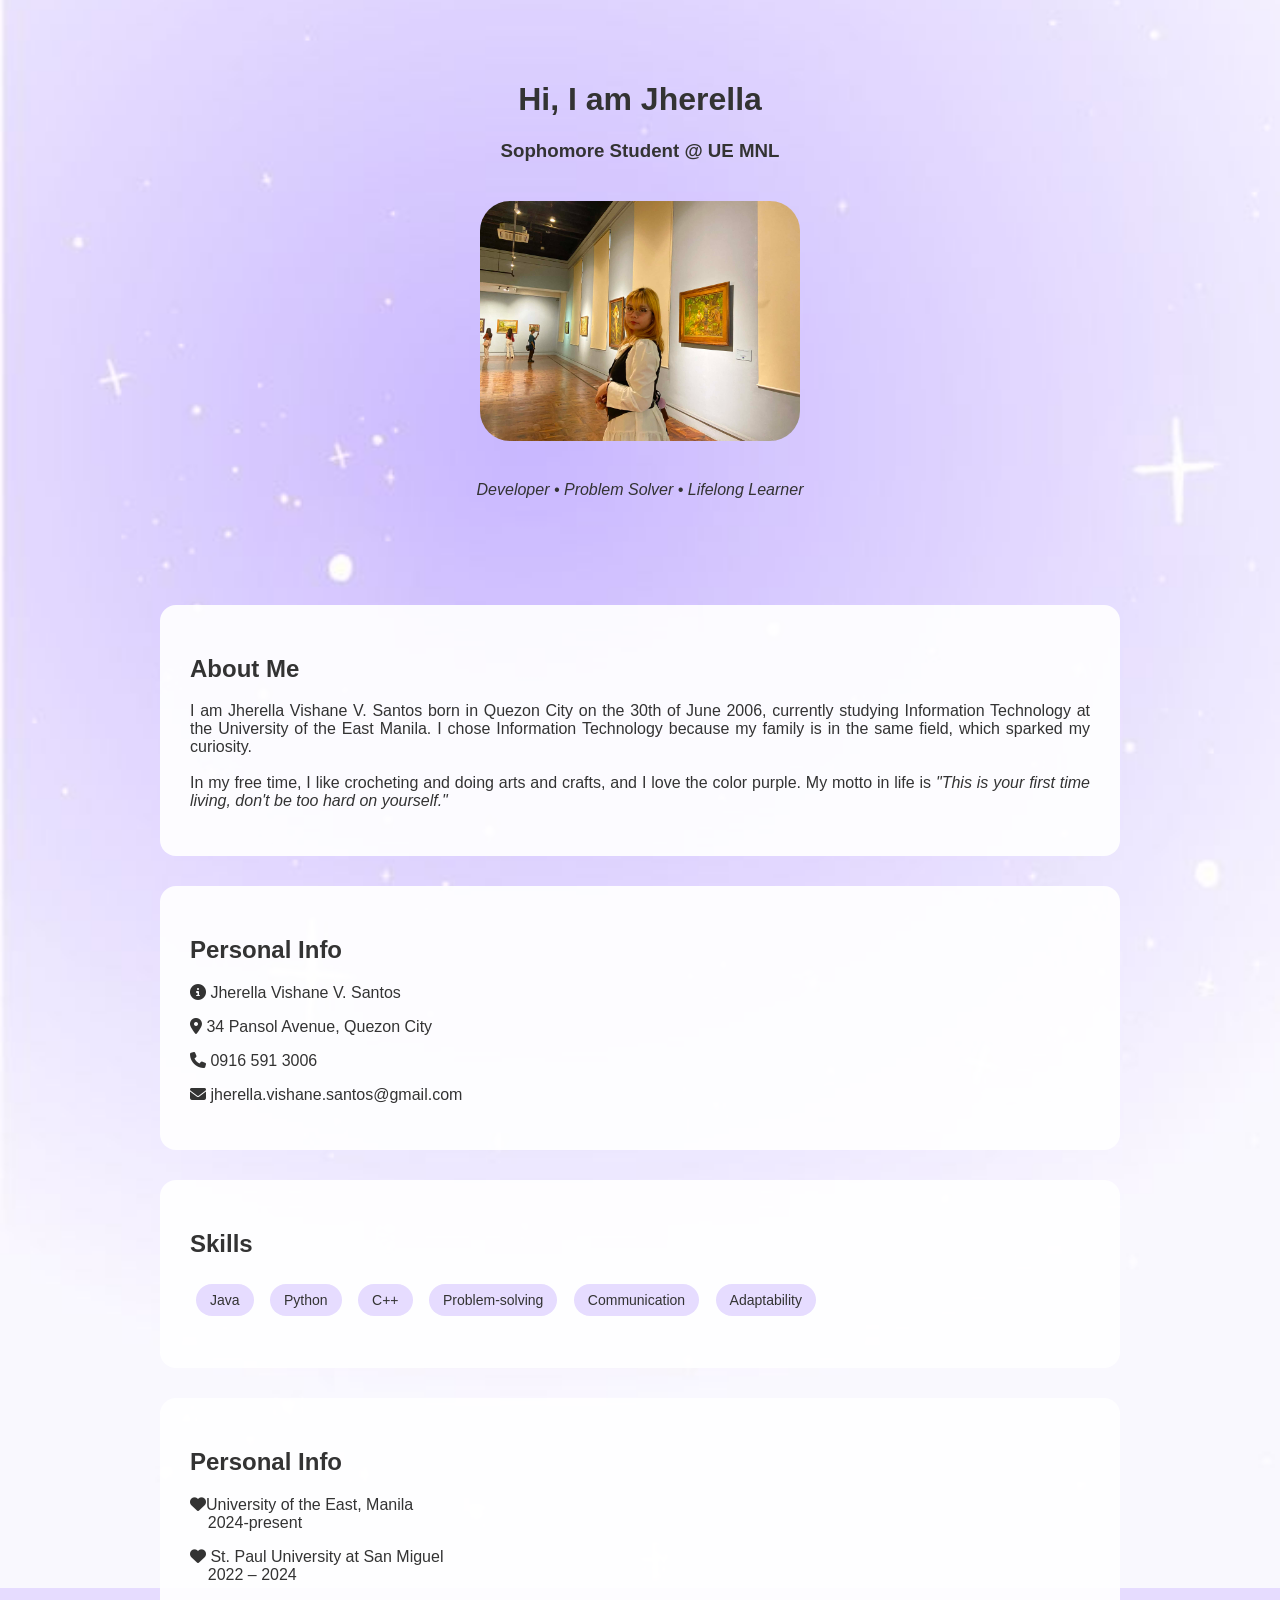
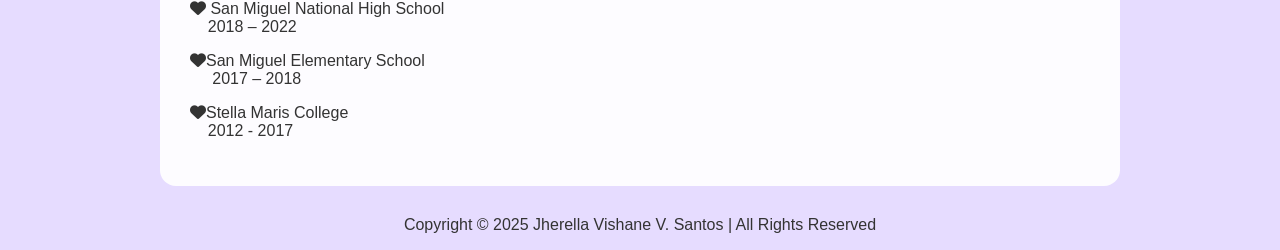
<file: Developers_Page.html>
<!DOCTYPE html>
<html lang="en">
<head>
  <meta charset="UTF-8">
  <meta name="viewport" content="width=device-width, initial-scale=1.0">
  <title>Jherella’s Developer Page</title>
  <link rel="stylesheet" href="https://cdnjs.cloudflare.com/ajax/libs/font-awesome/6.5.1/css/all.min.css">

  <style>
    body {
      margin: 0;
      font-family: Arial, Helvetica, sans-serif;
      background-image: url('aback.jpg');
      background-size: cover;
      background-position: center;
      background-repeat: no-repeat;
      background-attachment: fixed;
      background-color: #e6dcff;
      color: #333;
    }

    header {
      text-align: center;
      padding: 60px 20px;
    }

    header img {
      width: 320px;
      border-radius: 30px;
      margin: 20px 0;
    }

    div {
      background: rgba(255, 255, 255, 0.92);
      max-width: 900px;
      margin: 30px auto;
      padding: 30px;
      border-radius: 16px;
    }

    ul {
      list-style: none;
      padding: 0;
    }

    ul li {
      display: inline-block;
      background: #e6dcff;
      padding: 8px 14px;
      border-radius: 20px;
      margin: 6px;
      font-size: 14px;
    }

    article p {
      text-align: justify;
    }

  </style>
</head>

<body>
  <header>
    <h1>Hi, I am Jherella</h1>
    <h3>Sophomore Student @ UE MNL</h3>

    <img src="mememe.jfif" alt="Jherella">

    <p><i>Developer • Problem Solver • Lifelong Learner</i></p>
  </header>

  <div>
    <h2>About Me</h2>

    <article>
      <p>
        I am Jherella Vishane V. Santos born in Quezon City on the 30th of June 2006, currently studying Information Technology at the University of the East Manila. I chose Information Technology because my family is in the same field, which sparked my curiosity. 
        <br><br>
        In my free time, I like crocheting and doing arts and crafts, and I love the color purple. My motto in life is <i>"This is your first time living, don't be too hard on yourself."</i>
    </p>
    </article>
</div>
  <div>
    <h2>Personal Info</h2>

    <p><i class="fa-solid fa-circle-info"></i> Jherella Vishane V. Santos</p>
    <p><i class="fa-solid fa-location-dot"></i> 34 Pansol Avenue, Quezon City</p>
    <p><i class="fa-solid fa-phone"></i> 0916 591 3006</p>
    <p><i class="fa-solid fa-envelope"></i> jherella.vishane.santos@gmail.com</p>
  </div>

  <div>
    <h2>Skills</h2>

    <ul>
      <li>Java</li>
      <li>Python</li>
      <li>C++</li>
      <li>Problem-solving</li>
      <li>Communication</li>
      <li>Adaptability</li>
    </ul>
</div>

    <div>
    <h2>Personal Info</h2>

    <p><i class="fa-notdog fa-solid fa-heart"></i>University of the East, Manila<br>&nbsp;&nbsp;&nbsp;&nbsp;2024-present</p>
    <p><i class="fa-notdog fa-solid fa-heart"></i> St. Paul University at San Miguel <br> &nbsp;&nbsp;&nbsp;&nbsp;2022 – 2024</p>
    <p><i class="fa-notdog fa-solid fa-heart"></i> San Miguel National High School <br>&nbsp;&nbsp;&nbsp;&nbsp;2018 – 2022 </p>
    <p><i class="fa-notdog fa-solid fa-heart"></i>San Miguel Elementary School <br>&nbsp;&nbsp;&nbsp;&nbsp; 2017 – 2018</p>
    <p><i class="fa-notdog fa-solid fa-heart"></i>Stella Maris College<br>&nbsp;&nbsp;&nbsp;&nbsp;2012 - 2017 
</p>
  </div>

</body>

<footer>
    <p style="text-align: center;">Copyright &copy 2025 Jherella Vishane V. Santos | All Rights Reserved </p>
</footer>
</html>
</file>
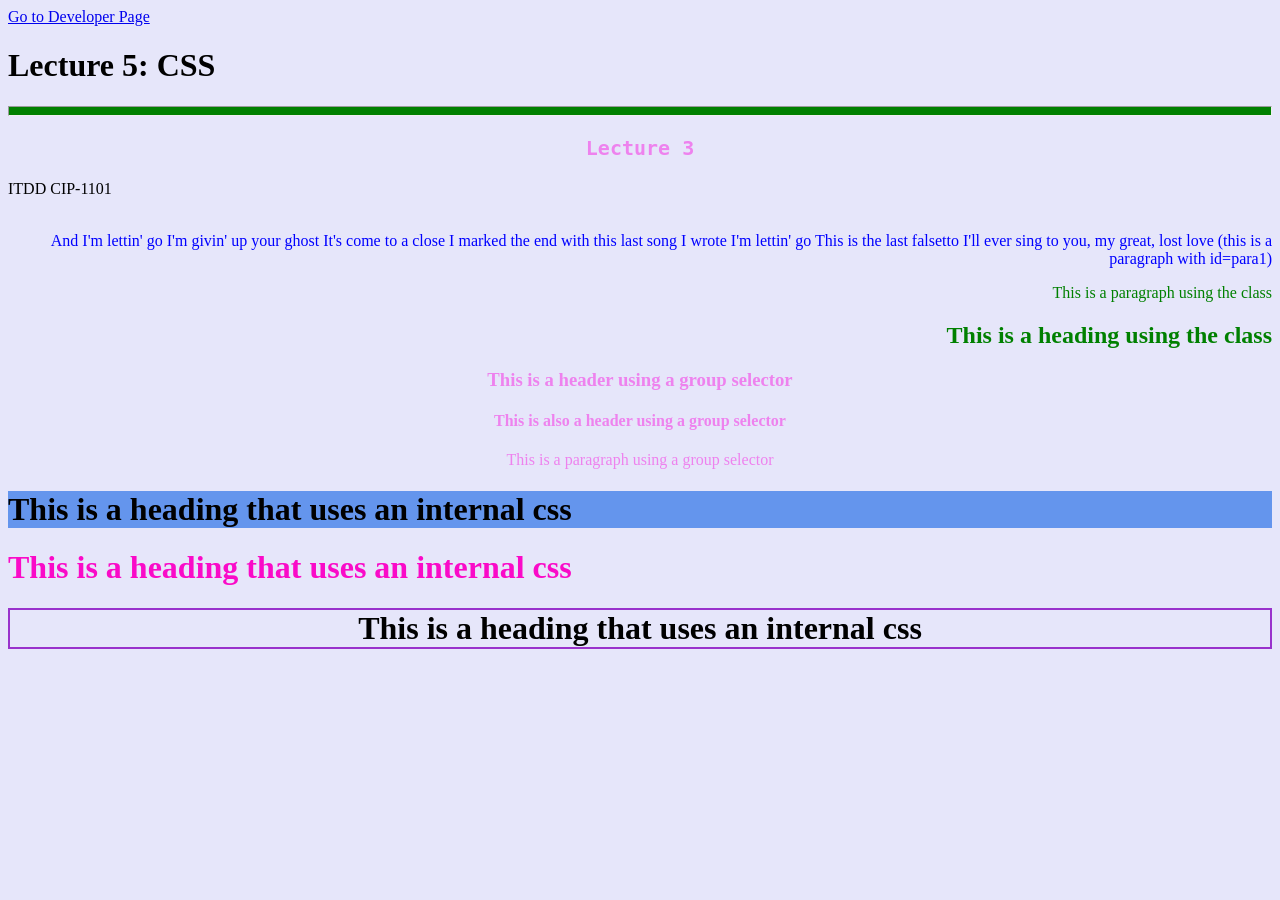
<file: lect5.html>
<!DOCTYPE html>
<html lang="en">
<head>
    <meta charset="UTF-8">
    <title>Document</title>
    <link rel="stylesheet" href="styles.css">
</head>
<body style="background-color:lavender;">
<a href="devpage.html">Go to Developer Page</a>
<h1>Lecture 5: CSS</h1>	
<hr style="height:8px; background-color:green;">

    <code>
        <h3 style="font-family: monospace; font-size: x-large;"> Lecture 3 </h3>
    </code>

    <sample>ITDD CIP-1101</sample>

    <br><br>

    <p id="para1">And I'm lettin' go
    I'm givin' up your ghost
    It's come to a close
    I marked the end with this last song I wrote
    I'm lettin' go
    This is the last falsetto
    I'll ever sing to you, my great, lost love 
	(this is a paragraph with id=para1)</p>

	<p class="center">This is a paragraph using the class</p>
	<h2 class="center">This is a heading using the class</h2>

	<h3> This is a header using a group selector</h3>
	<h4> This is also a header using a group selector</h4>
	<p> This is a paragraph using a group selector</p>

	<h1 style="background-color:Cornflowerblue;"> This is a heading that uses an internal css</h1>
	<h1 style="color:rgb(250,10,200);"> This is a heading that uses an internal css</h1>
	<h1 style="border:2px solid DarkOrchid;text-align: center;"> This is a heading that uses an internal css</h1>

	
</body>
</html>
</file>
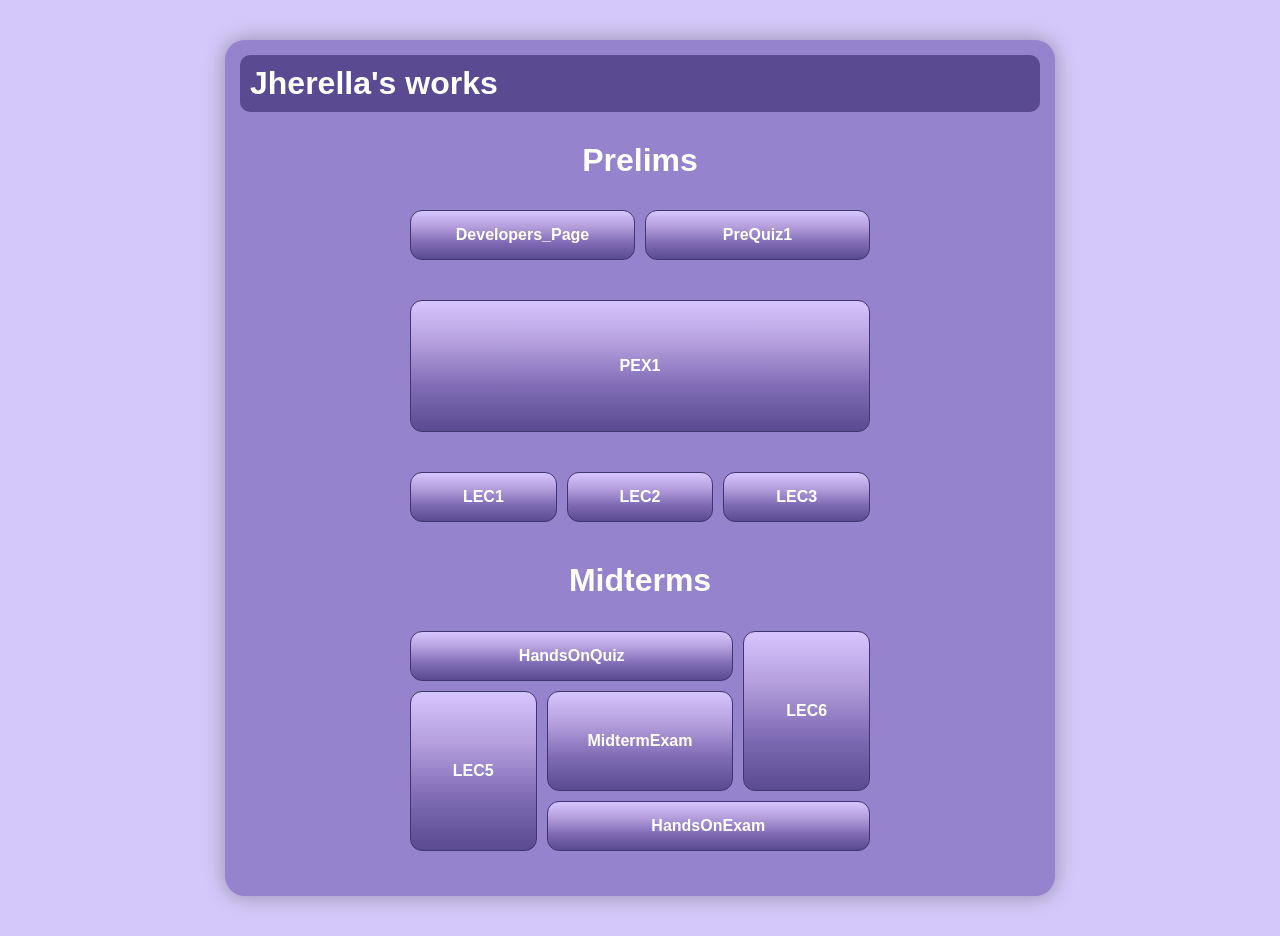
<file: menu.html>
<!DOCTYPE html>
<html lang="en">
<head>
<meta charset="UTF-8">
<title>Menu</title>

<link href='https://fonts.googleapis.com/css2?family=Pixelify+Sans&display=swap' rel='stylesheet'>
<style>
  
  body {
    text-align: center;
    background: #d3c8f7;
    font-family:'Trebuchet MS', 'Lucida Sans Unicode', 'Lucida Grande', 'Lucida Sans', Arial, sans-serif;
    }

    .rah {
    width: 800px;
    margin: 40px auto;
    background: #9584cd;
    border-radius: 20px;
    padding: 15px;
    box-shadow: 0 0 20px rgba(0,0,0,0.3);
  }


  h1 {
    text-align: center;
    margin-top: 30px;
    color: white;
  }

  table {
    width: 60%;
    margin: 20px auto;
    border-collapse: separate;
    border-spacing: 10px;
    
  }

   .right td {
    background: linear-gradient(to bottom,#d6c6ff,#b39ddb,#7e6bb5,#5a4a91);
    color: #5a4a91;
    padding: 15px;
    border-radius: 12px;
    text-align: center;
    font-weight: bold;
    border: 1px solid #3f3570;
    box-shadow: 5px, 5px, black;
  }
  .right td:hover {
    transform: scale(1.05);
    cursor: pointer;
    background: linear-gradient(to bottom,#e6dcff,#c3b1ff,#8374cb,#483f91);
  }

  .header {
    background: #5a4a91;
    color: white;
    padding: 10px;
    border-radius: 10px;
    margin-bottom: 15px;
    font-weight: bold;
    font-size:xx-large;
    text-align: left;
  }

  a:link {
    color: white;
    text-decoration: none;
  }


</style>
</head>

<body>

    <div class="rah">
        <div class="header">Jherella's works</div>
        <h1>Prelims</h1>
        <table class="right">
        <tr>
            <td style="width: 50%;">
            <a href="Developers_Page.html">Developers_Page</a>
            </td>
            <td style="width: 50%;">
                <a href="PreQuiz1.html">PreQuiz1</a>
            </td>
        </tr>
        </table>
        <table class="right">
        <tr>
            <td style=" height: 100px;">
                <a href="home.html">PEX1</a>
            </td>
        </tr>
        </table>
        <table class="right">
        <tr>
            <td style="width: 33.33%;">
                <a href="LEC1.html">LEC1</a>
            </td>
            <td style="width: 33.33%;">
                <a href="LEC2.html">LEC2</a>
            </td>
            <td style="width: 33.33%;">
                <a href="LEC3.html">LEC3</a>
            </td>
        </tr>
        </table>

        <h1>Midterms</h1>

        <table class="right">
        <tr>
            <td colspan="2">
                <a href="LEC3.html">HandsOnQuiz</a>
            </td>
            <td rowspan="2" style="width: 30%;">
                <a href="lec6.html">LEC6</a>
            </td>
        </tr>
        <tr>
            <td rowspan="2" style="width: 30%;">
                <a href="LECT5.html">LEC5</a>
            </td>
            <td style="padding: 40px;">
                <a href="MidExam.html">MidtermExam</a>
            </td>
        </tr>
        <tr>
            <td colspan="3" class="footer">
                <a href="LECT5.html">HandsOnExam</a>
            </td>
        </tr>
        </table>
    </div>

</body>
</html>
</file>
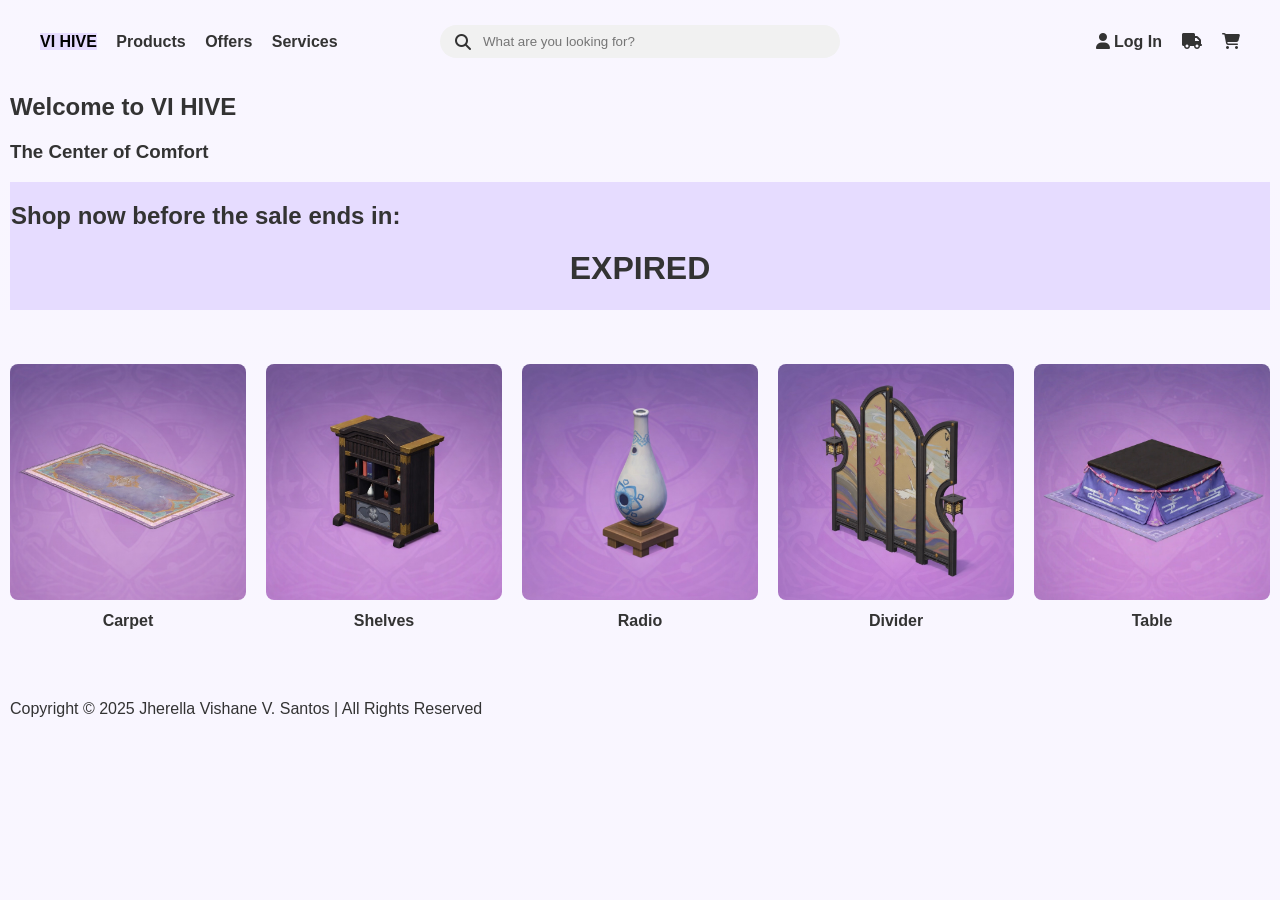
<file: prelimexam/catgeory.html>
<!DOCTYPE html>
<html lang="en">
<head>
  <meta charset="UTF-8">
  <meta name="viewport" content="width=device-width, initial-scale=1.0">
  <title>VI HIVE</title>
  <link rel="stylesheet" href="https://cdnjs.cloudflare.com/ajax/libs/font-awesome/6.5.1/css/all.min.css">
   <link rel="stylesheet" href="style.css">
</head>

<body>
  <header class="top-header">

  <div class="header-left">
    <span class="brand"><mark style="background-color:#e6dcff;">VI HIVE</mark></span>
    <span>Products</span>
    <span>Offers</span>
    <span>Services</span>
  </div>

  <div class="header-center">
    <div class="search-bar">
      <i class="fa-solid fa-magnifying-glass"></i>
      <input type="text" placeholder="What are you looking for?">
    </div>
  </div>

  <div class="header-right">
    <span><i class="fa-solid fa-user"></i> Log In</span>
    <span><i class="fa-solid fa-truck"></i></span>
    <span><i class="fa-solid fa-cart-shopping"></i></span>
  </div>
</header>

<h2>Welcome to VI HIVE</h2>
  <h3>The Center of Comfort</h3>

  <div style="background-color: #e6dcff;width: auto; padding: 1px 1px;">
    <h2>Shop now before the sale ends in:</h2>
    <h1 class="countdown" id="demo"></h1>

<script>
var countDownDate = new Date("Jan 30, 2026 15:37:25").getTime();

var x = setInterval(function() {

  var now = new Date().getTime();
   
  var distance = countDownDate - now;
   
  var days = Math.floor(distance / (1000 * 60 * 60 * 24));
  var hours = Math.floor((distance % (1000 * 60 * 60 * 24)) / (1000 * 60 * 60));
  var minutes = Math.floor((distance % (1000 * 60 * 60)) / (1000 * 60));
  var seconds = Math.floor((distance % (1000 * 60)) / 1000);
   
  document.getElementById("demo").innerHTML = days + "d " + hours + "h "
  + minutes + "m " + seconds + "s ";
   
  if (distance < 0) {
    clearInterval(x);
    document.getElementById("demo").innerHTML = "EXPIRED";
  }
}, 1000);
</script>
    </div>

<br><br><br>

 <div class="image-grid">
  <div class="product-item">
    <img src="IMG_8376.PNG" alt="Shelves">
    <p class="category-name">Carpet</p>
  </div>

  <div class="product-item">
    <img src="IMG_8377.PNG" alt="Carpet">
    <p class="category-name">Shelves</p>
  </div>

  <div class="product-item">
    <img src="IMG_8378.PNG" alt="Table">
    <p class="category-name">Radio</p>
  </div>

  <div class="product-item">
    <img src="IMG_8379.PNG" alt="Chairs">
    <p class="category-name">Divider</p>
  </div>

  <div class="product-item">
    <img src="f46e080b-dde0-4f8f-8c9d-3747b9a6315b.jfif">
    <p class="category-name">Table</p>
  </div>
</div>

<BR><br><br>
</body>

<footer>
    <sample style="text-align: center;">Copyright &copy 2025 Jherella Vishane V. Santos | All Rights Reserved </sample>
</footer>
</html>
</file>
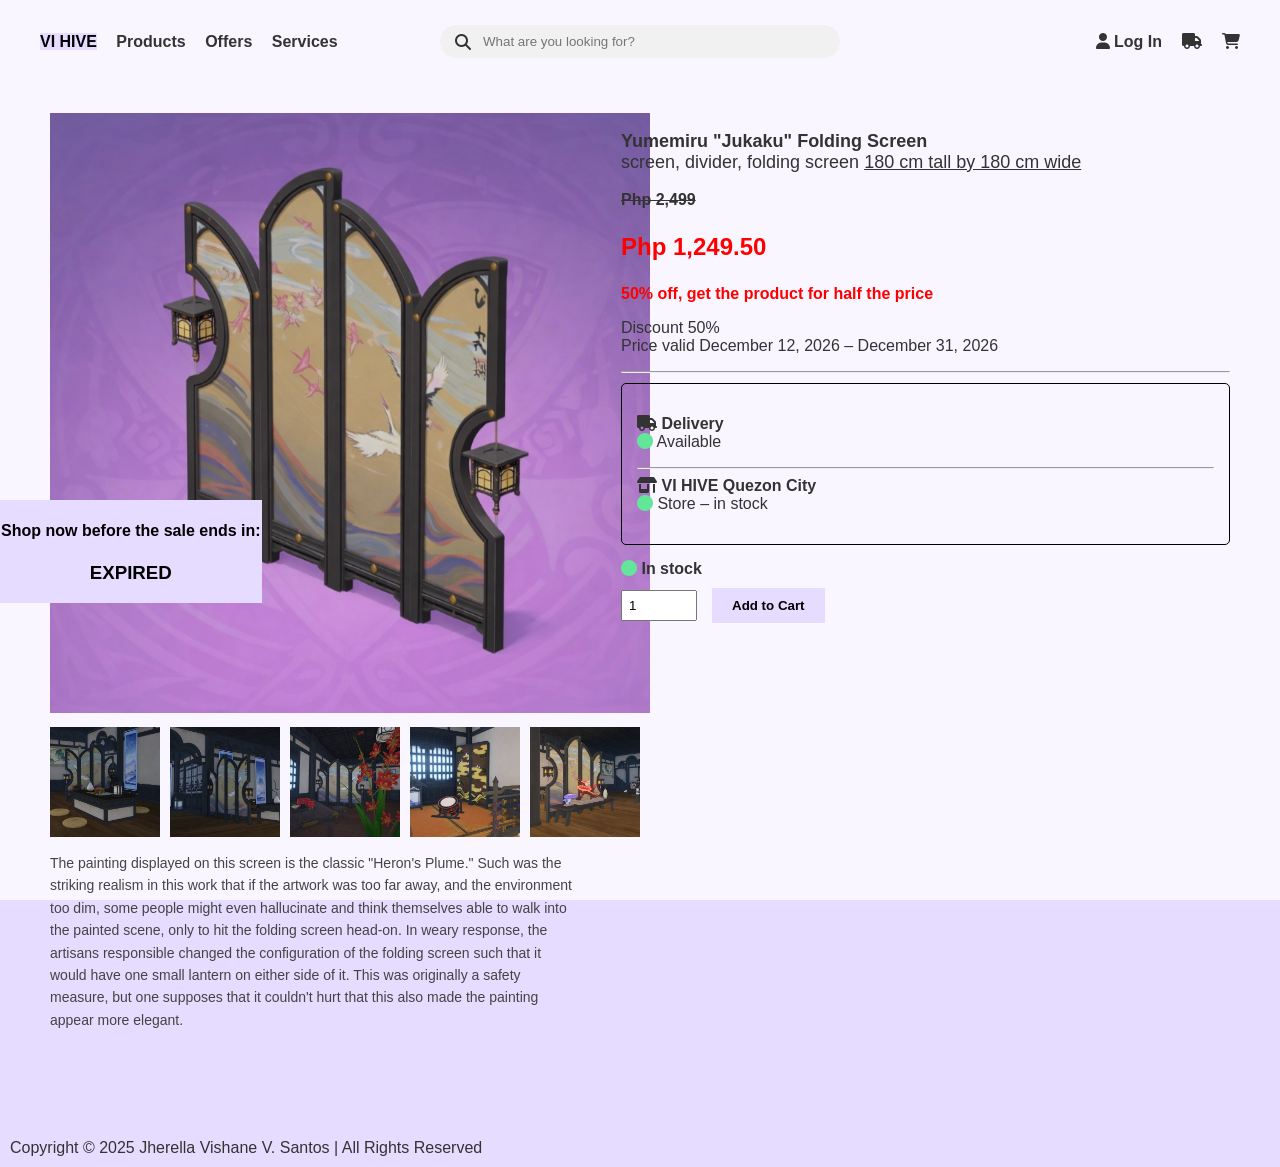
<file: prelimexam/description.html>
<!DOCTYPE html>
<html lang="en">
<head>
  <meta charset="UTF-8">
  <meta name="viewport" content="width=device-width, initial-scale=1.0">
  <title>VI HIVE</title>
  <link rel="stylesheet" href="https://cdnjs.cloudflare.com/ajax/libs/font-awesome/6.5.1/css/all.min.css">
   <link rel="stylesheet" href="style.css">
</head>

<body>
  <header class="top-header">

  <div class="header-left">
    <span class="brand"><mark style="background-color:#e6dcff;">VI HIVE</mark></span>
    <span>Products</span>
    <span>Offers</span>
    <span>Services</span>
  </div>

  <div class="header-center">
    <div class="search-bar">
      <i class="fa-solid fa-magnifying-glass"></i>
      <input type="text" placeholder="What are you looking for?">
    </div>
  </div>

  <div class="header-right">
    <span><i class="fa-solid fa-user"></i> Log In</span>
    <span><i class="fa-solid fa-truck"></i></span>
    <span><i class="fa-solid fa-cart-shopping"></i></span>
  </div>
</header>

<div class="count-overlay" style="background-color: #e6dcff; width: auto; padding: 1px 1px;">
    <h4>Shop now before the sale ends in:</h4>
    <h3 class="countdown-lay" id="demo"></h3>

<script>
var countDownDate = new Date("Jan 30, 2026 15:37:25").getTime();

var x = setInterval(function() {

  var now = new Date().getTime();
   
  var distance = countDownDate - now;
   
  var days = Math.floor(distance / (1000 * 60 * 60 * 24));
  var hours = Math.floor((distance % (1000 * 60 * 60 * 24)) / (1000 * 60 * 60));
  var minutes = Math.floor((distance % (1000 * 60 * 60)) / (1000 * 60));
  var seconds = Math.floor((distance % (1000 * 60)) / 1000);
   
  document.getElementById("demo").innerHTML = days + "d " + hours + "h "
  + minutes + "m " + seconds + "s ";
   
  if (distance < 0) {
    clearInterval(x);
    document.getElementById("demo").innerHTML = "EXPIRED";
  }
}, 1000);
</script>
</div>

<div class="product-container">

  <!-- LEFT: IMAGES -->
  <div class="product-images">
    <div class="image-descrip">
      <img src="IMG_8379.PNG">
    </div>

    <div class="image-des">
      <img src="76dac457-f772-43f5-a3d4-a483a1453d2c.jfif">
      <img src="82afd4f7-8d8f-4218-8965-66ed0fcaf0da.jfif">
      <img src="406edeff-5d4c-4d8a-9083-0e3ac3f6fb77.jfif">
      <img src="aa4a3b3d-19c9-48bd-ac13-9bff6db6de45.jfif">
      <img src="cf8fe7bd-3684-44f3-9440-a9369a7275cd.jfif">
    </div>

    <div class="image-description">
  <p>
    The painting displayed on this screen is the classic "Heron's Plume." Such was the striking realism in this work that if the artwork was too far away, and the environment too dim, some people might even hallucinate and think themselves able to walk into the painted scene, only to hit the folding screen head-on. In weary response, the artisans responsible changed the configuration of the folding screen such that it would have one small lantern on either side of it. This was originally a safety measure, but one supposes that it couldn't hurt that this also made the painting appear more elegant.
  </p>
</div>
  </div>


  <div class="product-info">

    <p style="font-size: large;">
      <b>Yumemiru "Jukaku" Folding Screen </b><br>
      screen, divider, folding screen <u>180 cm tall by 180 cm wide </u>
    </p>

    <p style="font-weight: bolder;">
      <strike>Php 2,499</strike>
    </p>

    <p class="price">
      Php 1,249.50
    </p>

    <p class="sale">
      50% off, get the product for half the price
    </p>

    <p>
      Discount 50% <br>
      Price valid December 12, 2026 – December 31, 2026
    </p>

    <hr>

    <div class="div-des">
      <p>
        <i class="fa-solid fa-truck"></i> <b>Delivery</b><br>
        <i class="fa-solid fa-circle available"></i> Available
        <hr>
        <i class="fa-solid fa-shop"></i> <b>VI HIVE Quezon City</b><br>
        <i class="fa-solid fa-circle available"></i> Store – in stock
      </p>
    </div>

    <div class="stock">
      <i class="fa-solid fa-circle available"></i> In stock
    </div>

    <div class="cart-actions">
      <input type="number" value="1" min="1">
      <button>Add to Cart</button>
    </div>

  </div>
</div>


<br><br><br>
</body>

<footer>
  <sample style="text-align: center;">
    Copyright &copy; 2025 Jherella Vishane V. Santos | All Rights Reserved
  </sample>
</footer>
</html>
</file>
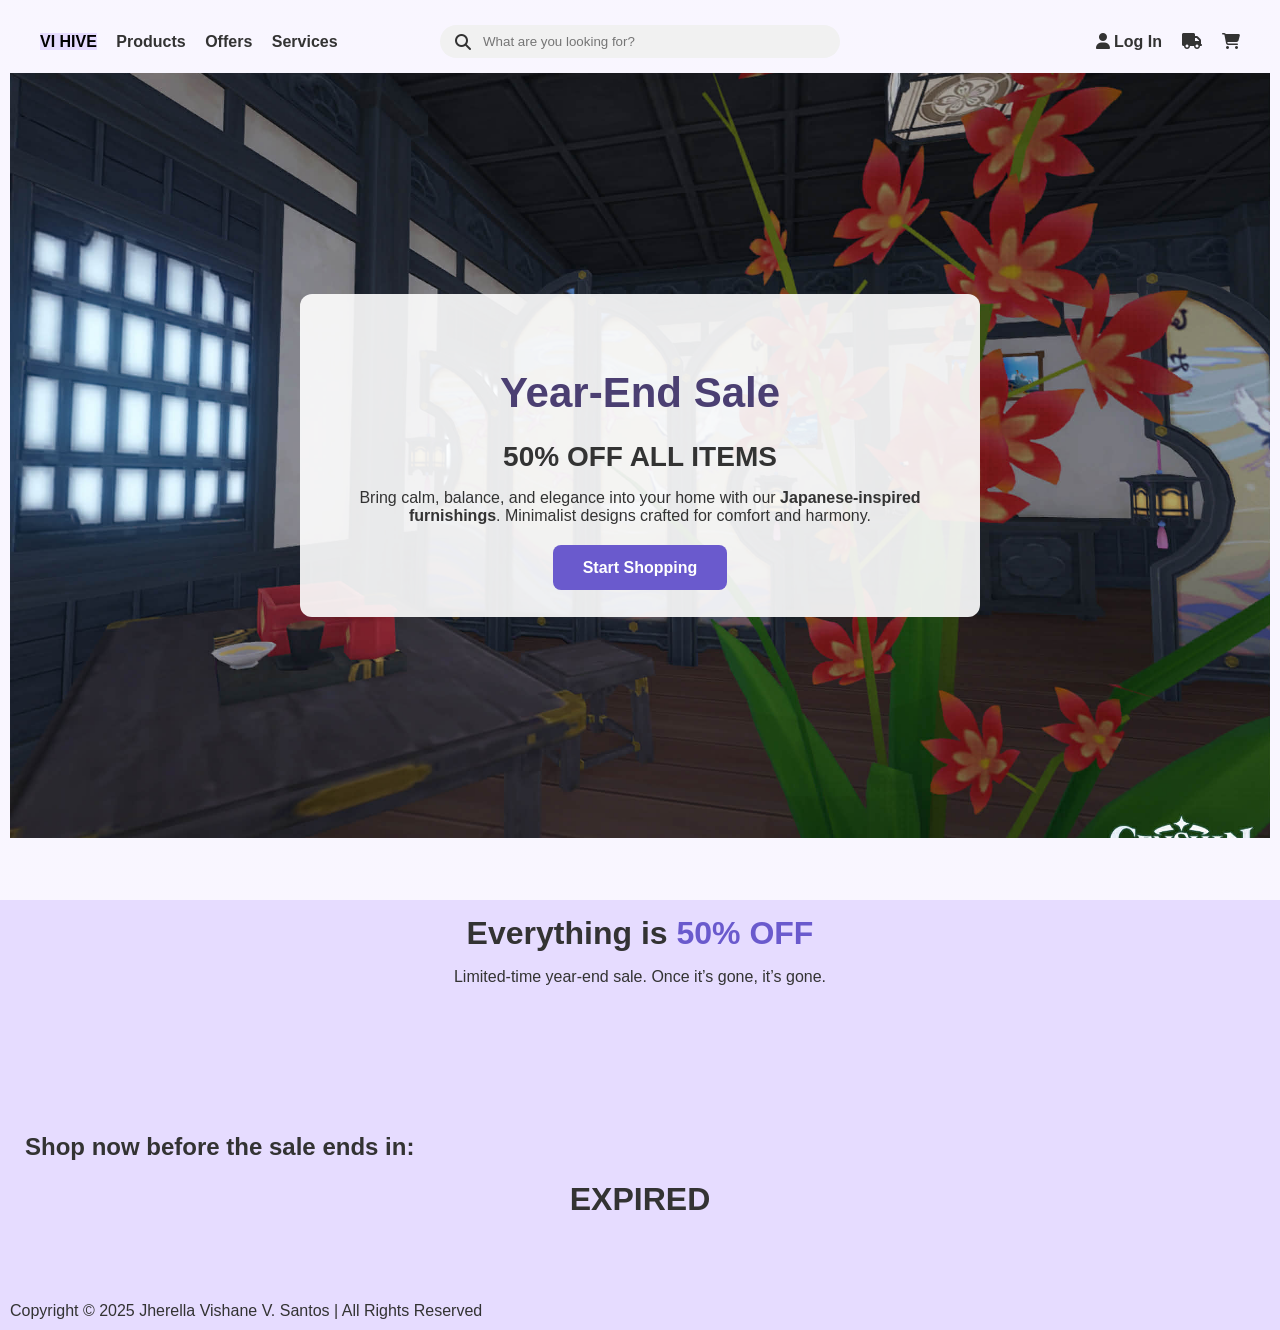
<file: prelimexam/home.html>
<!DOCTYPE html>
<html lang="en">
<head>
  <meta charset="UTF-8">
  <meta name="viewport" content="width=device-width, initial-scale=1.0">
  <title>VI HIVE</title>
  <link rel="stylesheet" href="https://cdnjs.cloudflare.com/ajax/libs/font-awesome/6.5.1/css/all.min.css">
   <link rel="stylesheet" href="style.css">
</head>


<body>
  <header class="top-header">

  <div class="header-left">
    <span class="brand"><mark style="background-color:#e6dcff;">VI HIVE</mark></span>
    <span>Products</span>
    <span>Offers</span>
    <span>Services</span>
  </div>

  <div class="header-center">
    <div class="search-bar">
      <i class="fa-solid fa-magnifying-glass"></i>
      <input type="text" placeholder="What are you looking for?">
    </div>
  </div>

  <div class="header-right">
    <span><i class="fa-solid fa-user"></i> Log In</span>
    <span><i class="fa-solid fa-truck"></i></span>
    <span><i class="fa-solid fa-cart-shopping"></i></span>
  </div>
</header>


<section class="home">
    <div class="home-content">
      <h1>Year-End Sale</h1>
      <h2>50% OFF ALL ITEMS</h2>
      <p>
        Bring calm, balance, and elegance into your home with our
        <strong>Japanese-inspired furnishings</strong>.
        Minimalist designs crafted for comfort and harmony.
      </p>
      <br>
      <a href="catgeory.html" class="shop-btn">Start Shopping</a>
    </div>
  </section>

  <section class="sale-info">
    <h2>Everything is <span>50% OFF</span></h2>
    <p>Limited-time year-end sale. Once it’s gone, it’s gone.</p>
  </section>


<br><br><br>

  <div style="background-color: #e6dcff;width: auto; padding: 8px 15px;">
    <h2>Shop now before the sale ends in:</h2>
    <h1 class="countdown" id="demo"></h1>


<script>
var countDownDate = new Date("Jan 30, 2026 15:37:25").getTime();


var x = setInterval(function() {


  var now = new Date().getTime();
   
  var distance = countDownDate - now;
   
  var days = Math.floor(distance / (1000 * 60 * 60 * 24));
  var hours = Math.floor((distance % (1000 * 60 * 60 * 24)) / (1000 * 60 * 60));
  var minutes = Math.floor((distance % (1000 * 60 * 60)) / (1000 * 60));
  var seconds = Math.floor((distance % (1000 * 60)) / 1000);
   
  document.getElementById("demo").innerHTML = days + "d " + hours + "h "
  + minutes + "m " + seconds + "s ";
   
  if (distance < 0) {
    clearInterval(x);
    document.getElementById("demo").innerHTML = "EXPIRED";
  }
}, 1000);
</script>
    </div>

<BR><br><br>
</body>




<footer>
    <sample style="text-align: center;">Copyright &copy 2025 Jherella Vishane V. Santos | All Rights Reserved </sample>
</footer>
</html>
</file>
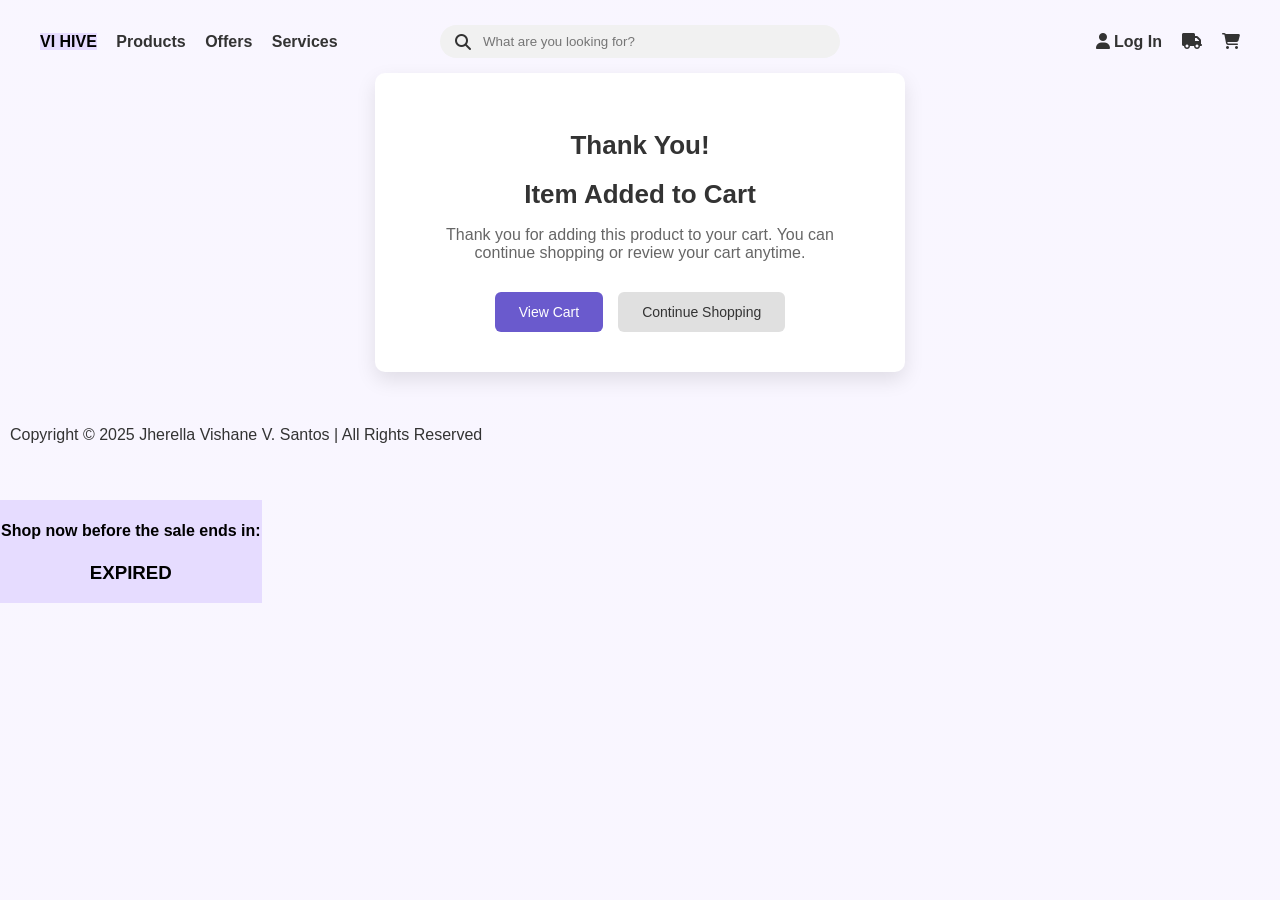
<file: prelimexam/thnaku.html>
<!DOCTYPE html>
<html lang="en">
<head>
  <meta charset="UTF-8">
  <meta name="viewport" content="width=device-width, initial-scale=1.0">
  <title>VI HIVE</title>
  <link rel="stylesheet" href="https://cdnjs.cloudflare.com/ajax/libs/font-awesome/6.5.1/css/all.min.css">
   <link rel="stylesheet" href="style.css">
</head>

<body>
  <header class="top-header">

  <div class="header-left">
    <span class="brand"><mark style="background-color:#e6dcff;">VI HIVE</mark></span>
    <span>Products</span>
    <span>Offers</span>
    <span>Services</span>
  </div>

  <div class="header-center">
    <div class="search-bar">
      <i class="fa-solid fa-magnifying-glass"></i>
      <input type="text" placeholder="What are you looking for?">
    </div>
  </div>

  <div class="header-right">
    <span><i class="fa-solid fa-user"></i> Log In</span>
    <span><i class="fa-solid fa-truck"></i></span>
    <span><i class="fa-solid fa-cart-shopping"></i></span>
  </div>
</header>

 <div class="count-overlay" style="background-color: #e6dcff; width: auto; padding: 1px 1px;">
    <h4>Shop now before the sale ends in:</h4>
    <h3 class="countdown-lay" id="demo"></h3>

<script>
var countDownDate = new Date("Jan 30, 2026 15:37:25").getTime();


var x = setInterval(function() {


  var now = new Date().getTime();
   
  var distance = countDownDate - now;
   
  var days = Math.floor(distance / (1000 * 60 * 60 * 24));
  var hours = Math.floor((distance % (1000 * 60 * 60 * 24)) / (1000 * 60 * 60));
  var minutes = Math.floor((distance % (1000 * 60 * 60)) / (1000 * 60));
  var seconds = Math.floor((distance % (1000 * 60)) / 1000);
   
  document.getElementById("demo").innerHTML = days + "d " + hours + "h "
  + minutes + "m " + seconds + "s ";
   
  if (distance < 0) {
    clearInterval(x);
    document.getElementById("demo").innerHTML = "EXPIRED";
  }
}, 1000);
</script>
    </div>

  <div class="page-center">
    <div class="thank-you-container">
      <h1>Thank You!</h1>
    <h1>Item Added to Cart</h1>
    <p>Thank you for adding this product to your cart. You can continue shopping or review your cart anytime.</p>

    <div class="buttons">
      <a href="cart.html" class="view-cart">View Cart</a>
      <a href="home.html" class="continue-shopping">Continue Shopping</a>
    </div>
  </div>
  </div>

<BR><br><br>
</body>


<footer>
    <sample style="text-align: center;">Copyright &copy 2025 Jherella Vishane V. Santos | All Rights Reserved </sample>
</footer>
</html>
</file>
<file: styles.css>
.sampDiv{
        text-align: center;color:lightpink
        }
        
    .center {
	text-align:right; color:green;
	}

    p {
        text-align: center; color:darkseagreen;
    }

	#para1 {
	text-align:right;
	color: blue
	}

	h3, h4, p {
	text-align: center;
	color: violet;
	}
</file>
<file: prelimexam/style.css>
body {
      margin: 10px;
      font-family: 'Arial', Helvetica, sans-serif;
      background-image:
        linear-gradient(
          rgba(255, 255, 255, 0.75),
          rgba(255, 255, 255, 0.75)
        ),
        url('https://static.vecteezy.com/system/resources/thumbnails/069/163/630/small_2x/purple-hexagon-pattern-banner-and-background-free-vector.jpg');
      background-size: cover;
      background-position: center;
      background-repeat: no-repeat;
      background-attachment: fixed;
      background-color: #e6dcff;
      color: #333;
    }

    .image-grid {
       display: flex;
        flex-wrap: nowrap;
        gap: 30px;
        justify-content: center;    
    }

    .image-grid img {
        width: 200px;
    }

    .countdown{
    text-align: center;
    margin-top: 0px;
    font-weight: bold;
    }

    .logo {
    justify-content: right;
    }
    
    /*HOME*/
    .home {
      background: url("406edeff-5d4c-4d8a-9083-0e3ac3f6fb77.jfif") center/cover no-repeat;
      height: 85vh;
      display: flex;
      align-items: center;
      justify-content: center;
      text-align: center;
    }

    .home-content {
      background-color: rgba(255, 255, 255, 0.9);
      padding: 40px;
      border-radius: 12px;
      max-width: 600px;
    }

    .home-content h1 {
      font-size: 42px;
      margin-bottom: 10px;
      color: #4b3f72;
    }

    .home-content h2 {
      font-size: 28px;
      margin-bottom: 15px;
    }

    .hero-content p {
      font-size: 16px;
      margin-bottom: 25px;
      line-height: 1.6;
    }

    .shop-btn {
      text-decoration: none;
      background-color: #6a5acd;
      color: #fff;
      padding: 14px 30px;
      border-radius: 8px;
      font-size: 16px;
      font-weight: bold;
    }

    .shop-btn:hover {
      background-color: #5946c6;
    }

    .sale-info {
      text-align: center;
      padding: 50px 20px;
    }

    .sale-info h2 {
      font-size: 32px;
      margin-bottom: 10px;
    }

    .sale-info span {
      color: #6a5acd;
      font-weight: bold;
    }

    /*PRODCUT PAGE*/ 
    .image-prod 
    { display: flex; 
      flex-wrap: nowrap; 
      gap: 30px; 
      justify-content: center; 
    } 
      
      .image-prod img { 
        width: 200px; 
      } 
    
    /*CONSTANT ELEMENT*/ 
    .count-overlay{
       position: fixed; 
       top: 0; 
       left: 0; 
       width: 100%; 
       color: black; 
       padding: 10px; 
       z-index: 1500; 
       margin-top: 500px; 
       padding: 20px; 
      } 
      
      .countdown-lay{ 
        text-align: center; 
        margin-top: 0px; 
        font-weight: bold; 
      } 
      
      .search { background: rgb(208, 208, 208); 
        width: 250px; 
        padding: 8px 15px; 
        border-radius: 40px; 
        text-align: center; 
        font-size: 14px; 
      }

      .top-header {
        display: grid;
        grid-template-columns: 1fr 1fr 1fr;
        align-items: center;
        padding: 15px 30px;
        font-weight: bolder;
      }

      .header-left span {
        margin-right: 15px;
        cursor: pointer;
      }

      .header-center {
        display: flex;
        justify-content: center;
      }

      .search-bar {
        display: flex;
        align-items: center;
        gap: 10px;
        background-color: #f1f1f1;
        padding: 8px 15px;
        border-radius: 20px;
        width: 100%;
        max-width: 400px;
      }

      .search-bar input {
        border: none;
        outline: none;
        background: none;
        width: 100%;
      }

      .header-right {
        display: flex;
        justify-content: flex-end;
        gap: 20px;
        cursor: pointer;
      }


/* DESCRIPTION */
.product-container {
  display: flex;
  gap: 40px;
  margin: 40px;
}


.product-images {
  width: 45%;
}

.image-descrip img {
  width: 600px;
  height: 600px;
  object-fit: cover;
}

.image-des {
  display: flex;
  gap: 10px;
  margin-top: 10px;
}

.image-des img {
  width: 110px;
  height: 110px;
  object-fit: cover;
  cursor: pointer;
}

.image-description {
  margin-top: 15px;
  font-size: 14px;
  line-height: 1.6;
  color: #444;
}


.product-info {
  width: 55%;
}

.price {
  font-size: x-large;
  font-weight: bold;
  color: red;
}

.sale {
  font-weight: bold;
  color: red;
}

.div-des {
  border: 1px solid black;
  border-radius: 5px;
  padding: 15px;
  margin-top: 10px;
}

.stock {
  margin-top: 15px;
  font-weight: bold;
}

.cart-actions {
  display: flex;
  gap: 15px;
  align-items: center;
  margin-top: 10px;
}

.cart-actions input {
  width: 60px;
  padding: 6px;
}

.cart-actions button {
  padding: 10px 20px;
  background-color: #e6dcff;
  border: none;
  font-weight: bold;
  cursor: pointer;
}

.cart-actions button:hover {
  background-color: #cbbcff;
}

.available {
  color: #63e69a;
}

/*HTANK U*/

    .thank-you-container {
      background-color: #ffffff;
      padding: 40px;
      max-width: 450px;
      width: 90%;
      text-align: center;
      border-radius: 10px;
      box-shadow: 0 8px 20px rgba(0, 0, 0, 0.1);
    }

    .thank-you-container h1 {
      font-size: 26px;
      margin-bottom: 10px;
      color: #333;
    }

    .thank-you-container p {
      font-size: 16px;
      color: #666;
      margin-bottom: 30px;
    }

    .buttons {
      display: flex;
      gap: 15px;
      justify-content: center;
      flex-wrap: wrap;
    }

    .buttons a {
      text-decoration: none;
      padding: 12px 24px;
      border-radius: 6px;
      font-size: 14px;
      transition: 0.3s ease;
    }

    .view-cart {
      background-color: #6a5acd;
      color: #fff;
    }

    .view-cart:hover {
      background-color: #5946c6;
    }

    .continue-shopping {
      background-color: #e0e0e0;
      color: #333;
    }

    .continue-shopping:hover {
      background-color: #d5d5d5;
    }

    .page-center {
      min-height: 10vh;
      display: flex;
      align-items: center;
      justify-content: center;
    } 

/*CATGROY*/
.image-grid {
  display: grid;
  grid-template-columns: repeat(auto-fit, minmax(180px, 1fr));
  gap: 20px;
  text-align: center;
}

.product-item img {
  width: 100%;
  border-radius: 8px;
}

.category-name {
  margin-top: 8px;
  font-size: 16px;
  font-weight: 600;
  color: #333;
}
</file>
